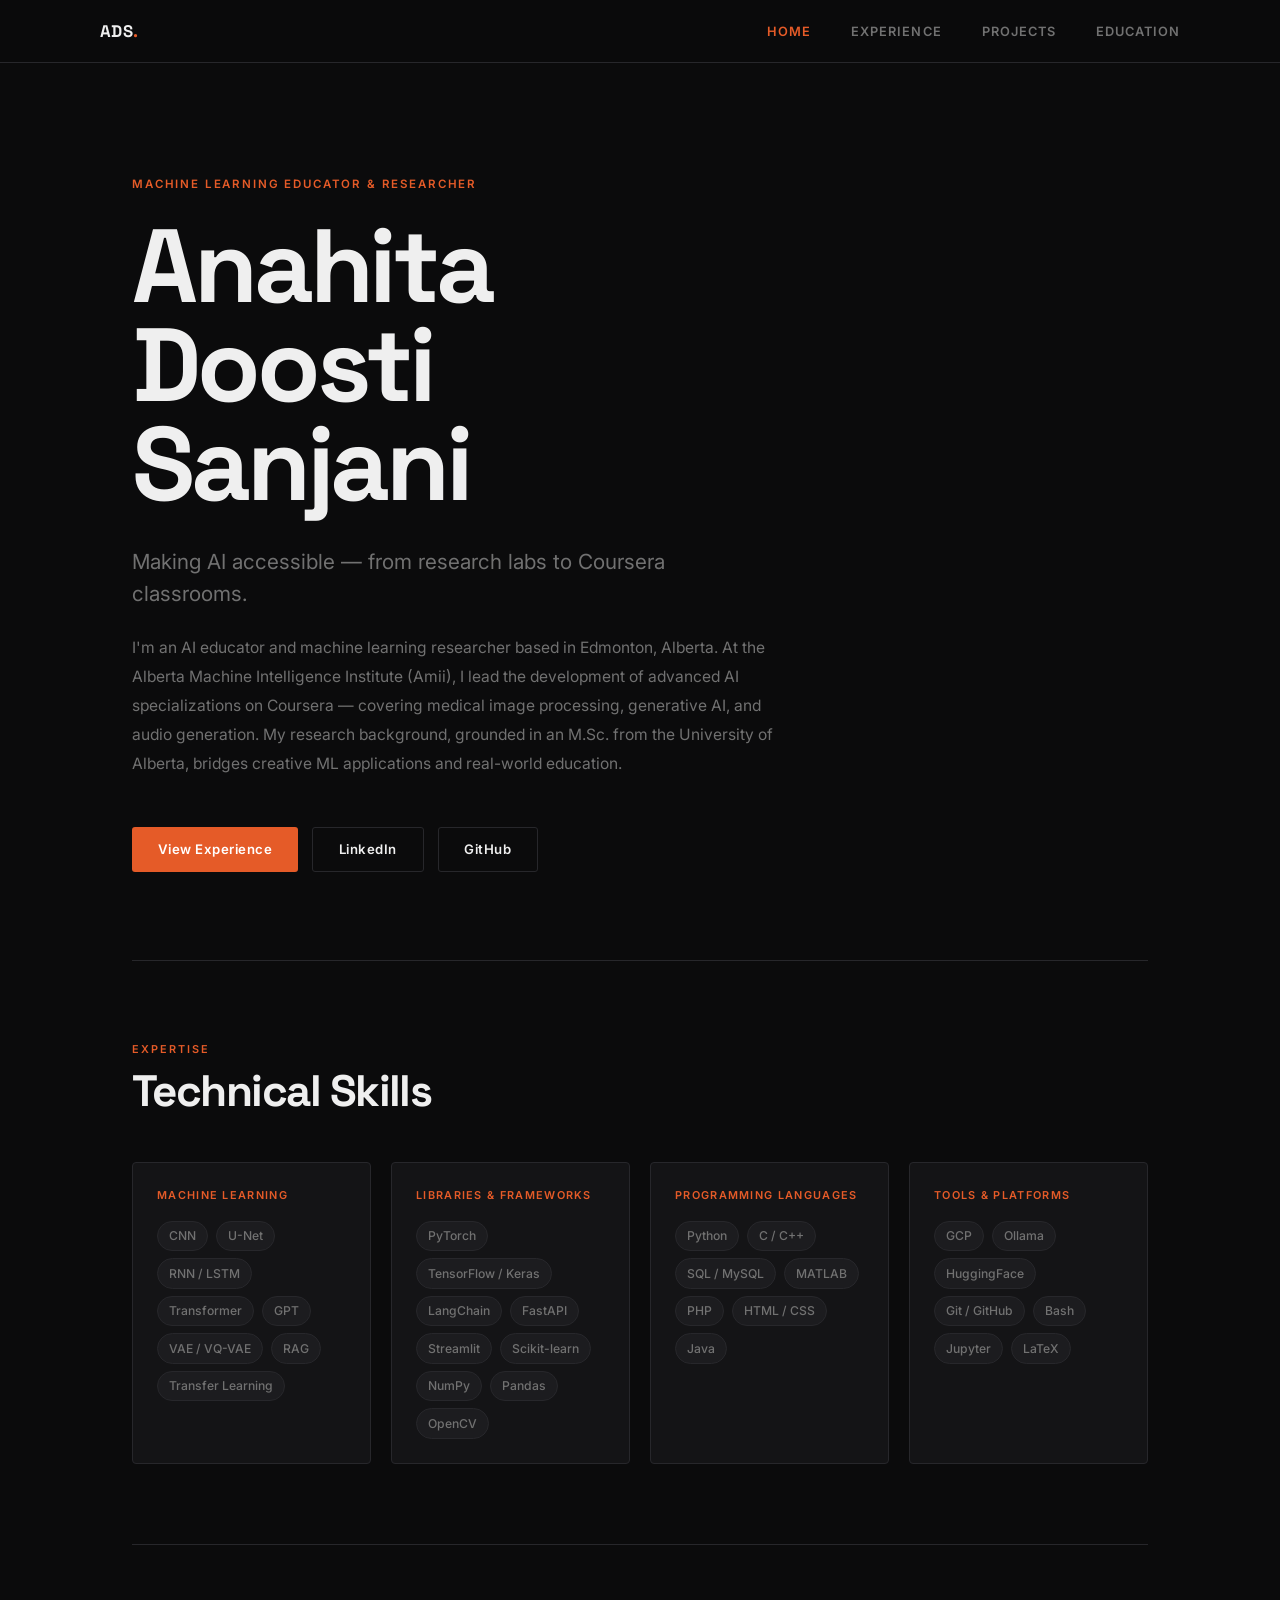
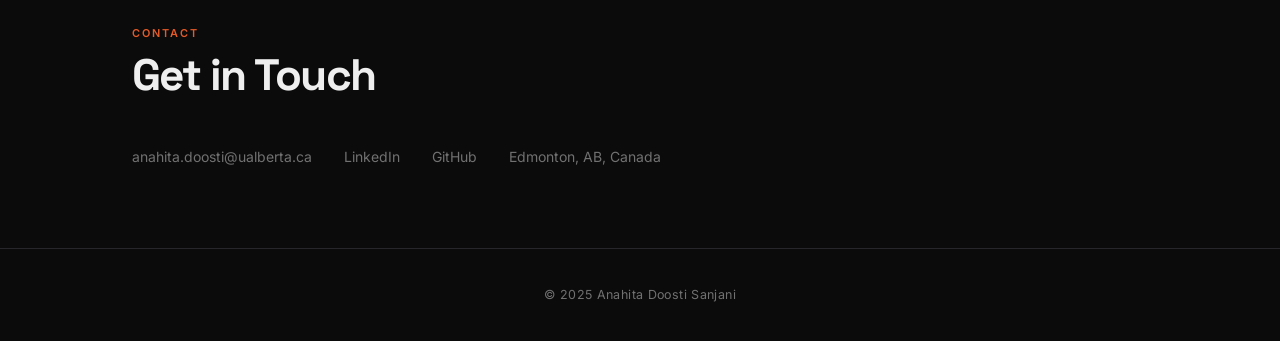
<file: index.html>
<!DOCTYPE html>
<html lang="en">
<head>
  <meta charset="UTF-8">
  <meta name="viewport" content="width=device-width, initial-scale=1.0">
  <title>Anahita Doosti Sanjani</title>
  <link rel="stylesheet" href="style.css">
</head>
<body>

<nav>
  <div class="nav-inner">
    <a href="index.html" class="nav-logo">ADS<span>.</span></a>
    <button class="nav-toggle" id="navToggle" aria-label="Toggle navigation">
      <span></span><span></span><span></span>
    </button>
    <ul class="nav-links" id="navLinks">
      <li><a href="index.html" class="active">Home</a></li>
      <li><a href="experience.html">Experience</a></li>
      <li><a href="projects.html">Projects</a></li>
      <li><a href="education.html">Education</a></li>
    </ul>
  </div>
</nav>

<main>
  <div class="container">

    <div class="hero">
      <p class="hero-label">Machine Learning Educator &amp; Researcher</p>
      <h1>Anahita<br>Doosti<br>Sanjani</h1>
      <p class="hero-tagline">Making AI accessible — from research labs to Coursera classrooms.</p>
      <p class="hero-bio">
        I'm an AI educator and machine learning researcher based in Edmonton, Alberta. At the Alberta Machine Intelligence Institute (Amii), I lead the development of advanced AI specializations on Coursera — covering medical image processing, generative AI, and audio generation. My research background, grounded in an M.Sc. from the University of Alberta, bridges creative ML applications and real-world education.
      </p>
      <div class="hero-links">
        <a href="experience.html" class="btn btn-primary">View Experience</a>
        <a href="https://ca.linkedin.com/in/anahita-doosti" target="_blank" rel="noopener" class="btn btn-outline">LinkedIn</a>
        <a href="https://github.com/anna1995d" target="_blank" rel="noopener" class="btn btn-outline">GitHub</a>
      </div>
    </div>

    <section>
      <p class="section-label">Expertise</p>
      <h2 class="section-title">Technical Skills</h2>
      <div class="skills-grid">
        <div class="skill-card">
          <h3>Machine Learning</h3>
          <div class="skill-tags">
            <span class="tag">CNN</span>
            <span class="tag">U-Net</span>
            <span class="tag">RNN / LSTM</span>
            <span class="tag">Transformer</span>
            <span class="tag">GPT</span>
            <span class="tag">VAE / VQ-VAE</span>
            <span class="tag">RAG</span>
            <span class="tag">Transfer Learning</span>
          </div>
        </div>
        <div class="skill-card">
          <h3>Libraries &amp; Frameworks</h3>
          <div class="skill-tags">
            <span class="tag">PyTorch</span>
            <span class="tag">TensorFlow / Keras</span>
            <span class="tag">LangChain</span>
            <span class="tag">FastAPI</span>
            <span class="tag">Streamlit</span>
            <span class="tag">Scikit-learn</span>
            <span class="tag">NumPy</span>
            <span class="tag">Pandas</span>
            <span class="tag">OpenCV</span>
          </div>
        </div>
        <div class="skill-card">
          <h3>Programming Languages</h3>
          <div class="skill-tags">
            <span class="tag">Python</span>
            <span class="tag">C / C++</span>
            <span class="tag">SQL / MySQL</span>
            <span class="tag">MATLAB</span>
            <span class="tag">PHP</span>
            <span class="tag">HTML / CSS</span>
            <span class="tag">Java</span>
          </div>
        </div>
        <div class="skill-card">
          <h3>Tools &amp; Platforms</h3>
          <div class="skill-tags">
            <span class="tag">GCP</span>
            <span class="tag">Ollama</span>
            <span class="tag">HuggingFace</span>
            <span class="tag">Git / GitHub</span>
            <span class="tag">Bash</span>
            <span class="tag">Jupyter</span>
            <span class="tag">LaTeX</span>
          </div>
        </div>
      </div>
    </section>

    <section>
      <p class="section-label">Contact</p>
      <h2 class="section-title">Get in Touch</h2>
      <div class="contact-row">
        <a href="mailto:anahita.doosti@ualberta.ca" class="contact-item">anahita.doosti@ualberta.ca</a>
        <a href="https://ca.linkedin.com/in/anahita-doosti" target="_blank" rel="noopener" class="contact-item">LinkedIn</a>
        <a href="https://github.com/anna1995d" target="_blank" rel="noopener" class="contact-item">GitHub</a>
        <span class="contact-item">Edmonton, AB, Canada</span>
      </div>
    </section>

  </div>
</main>

<footer>
  <div class="container">
    <p>&copy; 2025 Anahita Doosti Sanjani</p>
  </div>
</footer>

<script>
  document.getElementById('navToggle').addEventListener('click', function () {
    document.getElementById('navLinks').classList.toggle('open');
  });
</script>

</body>
</html>
</file>
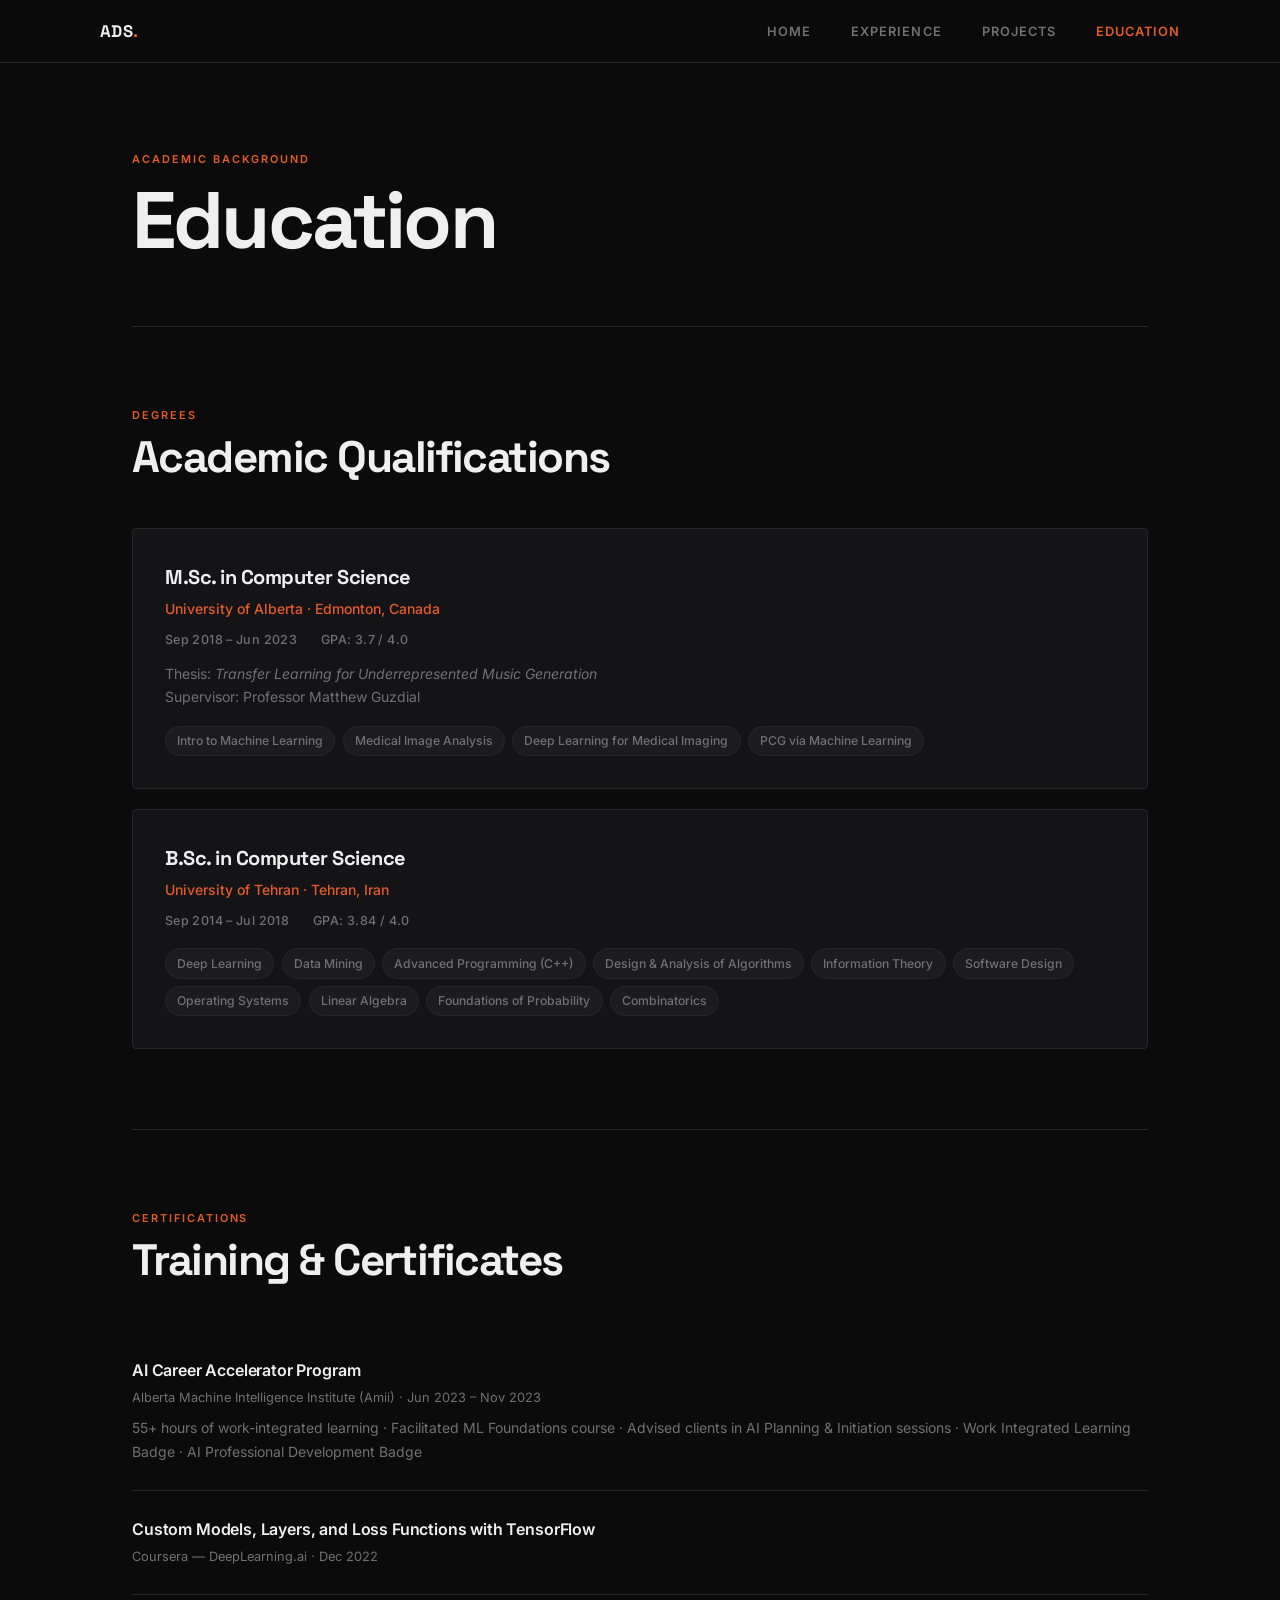
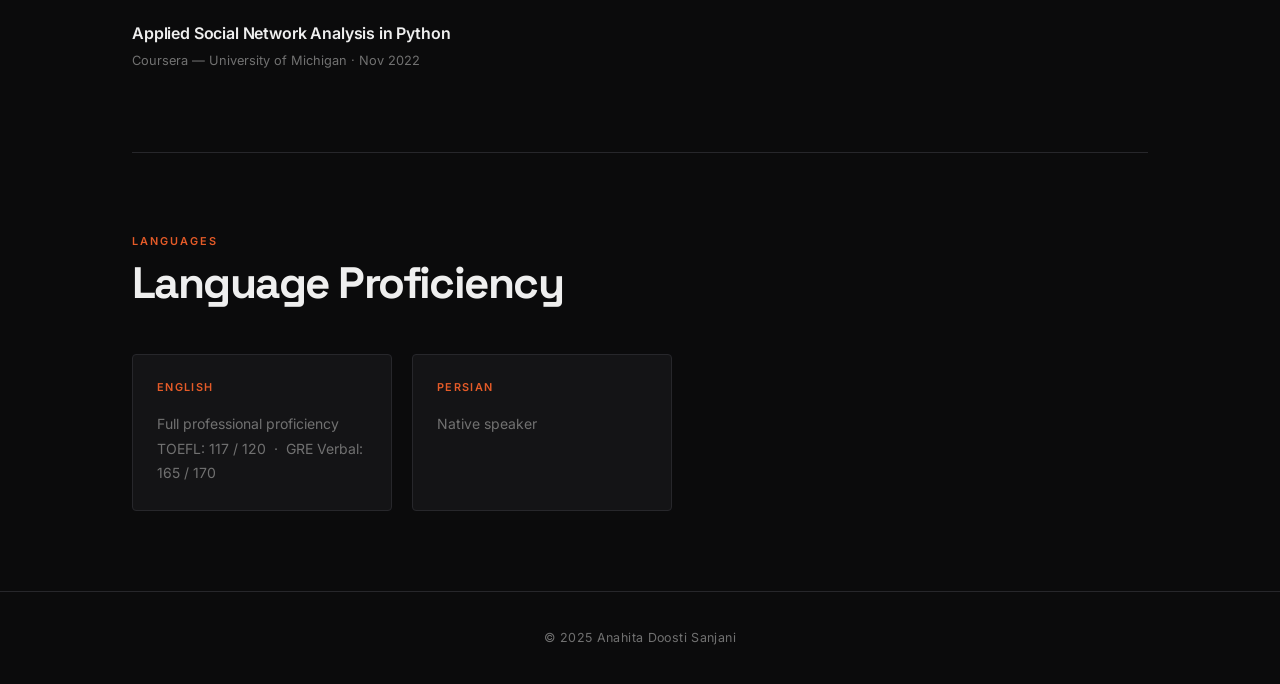
<file: education.html>
<!DOCTYPE html>
<html lang="en">
<head>
  <meta charset="UTF-8">
  <meta name="viewport" content="width=device-width, initial-scale=1.0">
  <title>Education — Anahita Doosti Sanjani</title>
  <link rel="stylesheet" href="style.css">
</head>
<body>

<nav>
  <div class="nav-inner">
    <a href="index.html" class="nav-logo">ADS<span>.</span></a>
    <button class="nav-toggle" id="navToggle" aria-label="Toggle navigation">
      <span></span><span></span><span></span>
    </button>
    <ul class="nav-links" id="navLinks">
      <li><a href="index.html">Home</a></li>
      <li><a href="experience.html">Experience</a></li>
      <li><a href="projects.html">Projects</a></li>
      <li><a href="education.html" class="active">Education</a></li>
    </ul>
  </div>
</nav>

<main>
  <div class="container">

    <div class="page-hero">
      <p class="section-label">Academic Background</p>
      <h1 class="section-title">Education</h1>
    </div>

    <section>
      <p class="section-label">Degrees</p>
      <h2 class="section-title">Academic Qualifications</h2>

      <div class="edu-entry">
        <div class="edu-degree">M.Sc. in Computer Science</div>
        <div class="edu-school">University of Alberta &middot; Edmonton, Canada</div>
        <div class="edu-meta">
          <span>Sep 2018 – Jun 2023</span>
          <span>GPA: 3.7 / 4.0</span>
        </div>
        <p class="edu-note">Thesis: <em>Transfer Learning for Underrepresented Music Generation</em><br>Supervisor: Professor Matthew Guzdial</p>
        <div class="skill-tags" style="margin-top: 1.1rem;">
          <span class="tag">Intro to Machine Learning</span>
          <span class="tag">Medical Image Analysis</span>
          <span class="tag">Deep Learning for Medical Imaging</span>
          <span class="tag">PCG via Machine Learning</span>
        </div>
      </div>

      <div class="edu-entry">
        <div class="edu-degree">B.Sc. in Computer Science</div>
        <div class="edu-school">University of Tehran &middot; Tehran, Iran</div>
        <div class="edu-meta">
          <span>Sep 2014 – Jul 2018</span>
          <span>GPA: 3.84 / 4.0</span>
        </div>
        <div class="skill-tags" style="margin-top: 1.1rem;">
          <span class="tag">Deep Learning</span>
          <span class="tag">Data Mining</span>
          <span class="tag">Advanced Programming (C++)</span>
          <span class="tag">Design &amp; Analysis of Algorithms</span>
          <span class="tag">Information Theory</span>
          <span class="tag">Software Design</span>
          <span class="tag">Operating Systems</span>
          <span class="tag">Linear Algebra</span>
          <span class="tag">Foundations of Probability</span>
          <span class="tag">Combinatorics</span>
        </div>
      </div>
    </section>

    <section>
      <p class="section-label">Certifications</p>
      <h2 class="section-title">Training &amp; Certificates</h2>

      <div class="cert-entry">
        <h3>AI Career Accelerator Program</h3>
        <p class="cert-meta">Alberta Machine Intelligence Institute (Amii) &middot; Jun 2023 – Nov 2023</p>
        <p style="font-size: 0.875rem; color: var(--text-muted); margin-top: 0.5rem; line-height: 1.7;">
          55+ hours of work-integrated learning &middot; Facilitated ML Foundations course &middot; Advised clients in AI Planning &amp; Initiation sessions &middot; Work Integrated Learning Badge &middot; AI Professional Development Badge
        </p>
      </div>

      <div class="cert-entry">
        <h3>Custom Models, Layers, and Loss Functions with TensorFlow</h3>
        <p class="cert-meta">Coursera — DeepLearning.ai &middot; Dec 2022</p>
      </div>

      <div class="cert-entry">
        <h3>Applied Social Network Analysis in Python</h3>
        <p class="cert-meta">Coursera — University of Michigan &middot; Nov 2022</p>
      </div>
    </section>

    <section>
      <p class="section-label">Languages</p>
      <h2 class="section-title">Language Proficiency</h2>
      <div class="skills-grid" style="max-width: 540px;">
        <div class="skill-card">
          <h3>English</h3>
          <p style="font-size: 0.875rem; color: var(--text-muted); line-height: 1.75;">
            Full professional proficiency<br>
            TOEFL: 117 / 120 &nbsp;&middot;&nbsp; GRE Verbal: 165 / 170
          </p>
        </div>
        <div class="skill-card">
          <h3>Persian</h3>
          <p style="font-size: 0.875rem; color: var(--text-muted); line-height: 1.75;">Native speaker</p>
        </div>
      </div>
    </section>

  </div>
</main>

<footer>
  <div class="container">
    <p>&copy; 2025 Anahita Doosti Sanjani</p>
  </div>
</footer>

<script>
  document.getElementById('navToggle').addEventListener('click', function () {
    document.getElementById('navLinks').classList.toggle('open');
  });
</script>

</body>
</html>
</file>
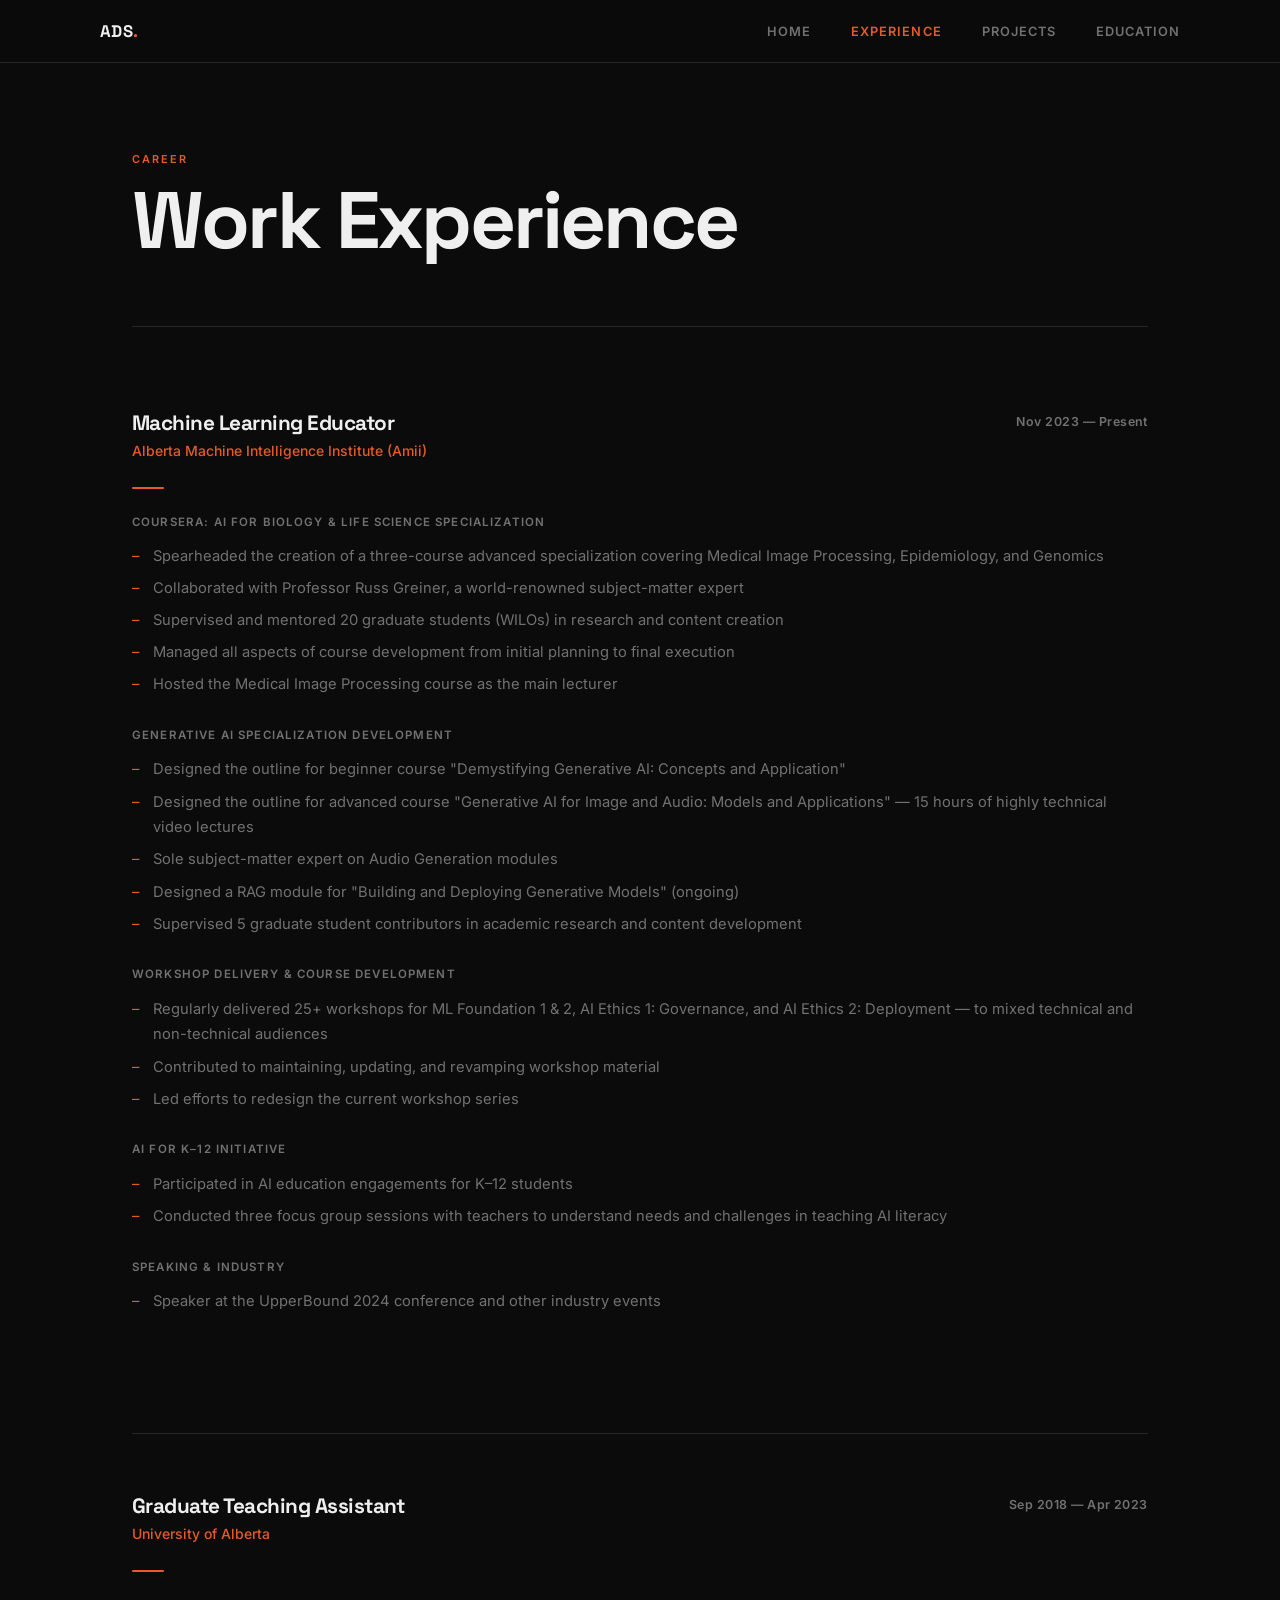
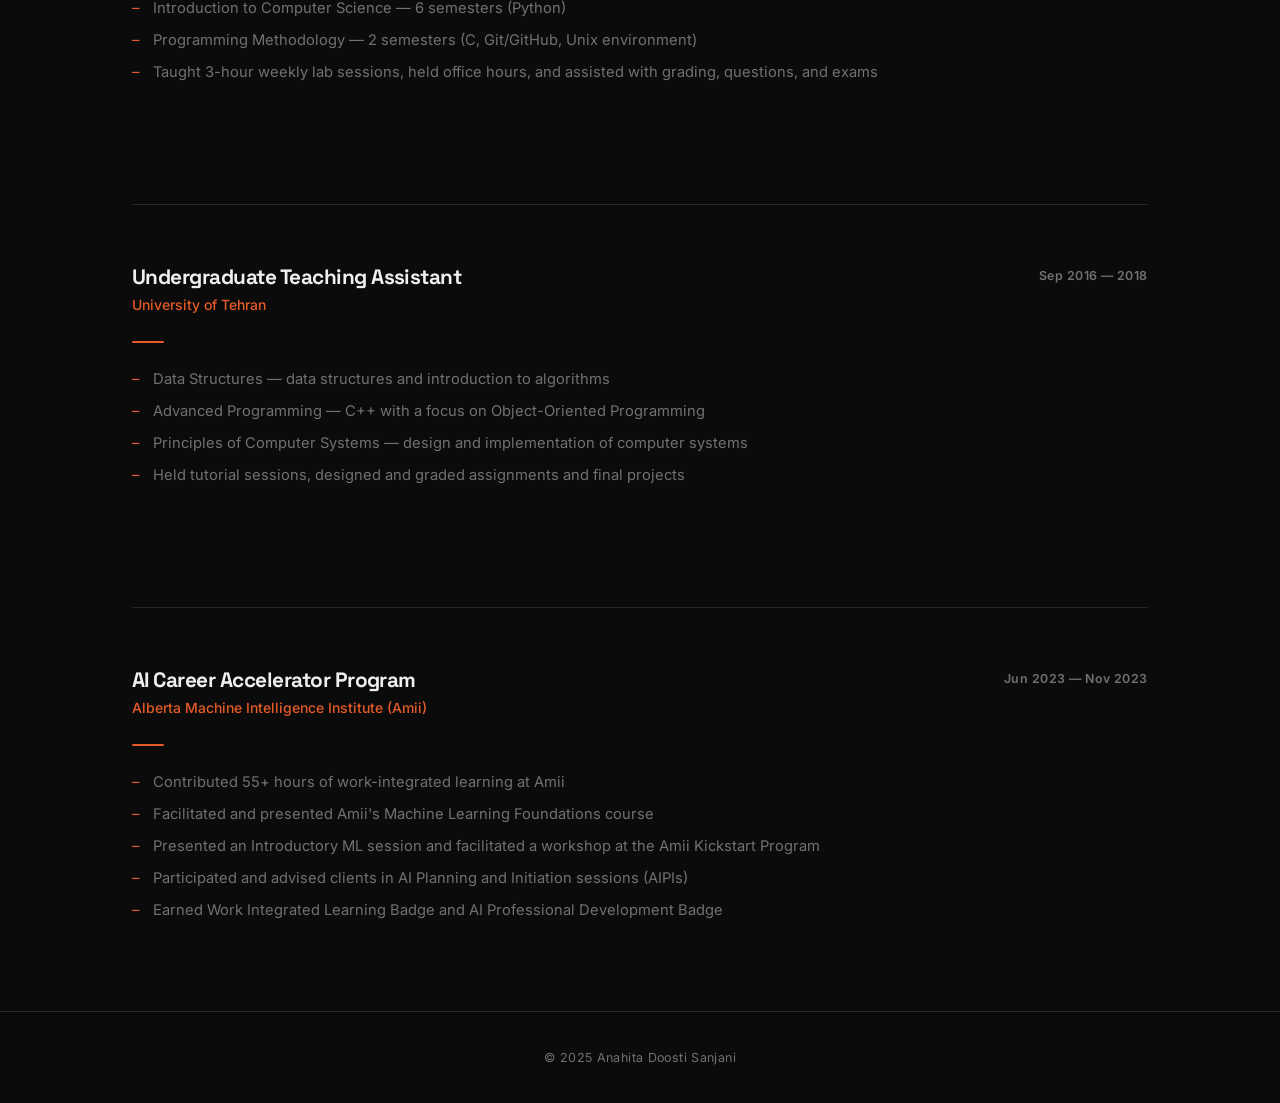
<file: experience.html>
<!DOCTYPE html>
<html lang="en">
<head>
  <meta charset="UTF-8">
  <meta name="viewport" content="width=device-width, initial-scale=1.0">
  <title>Experience — Anahita Doosti Sanjani</title>
  <link rel="stylesheet" href="style.css">
</head>
<body>

<nav>
  <div class="nav-inner">
    <a href="index.html" class="nav-logo">ADS<span>.</span></a>
    <button class="nav-toggle" id="navToggle" aria-label="Toggle navigation">
      <span></span><span></span><span></span>
    </button>
    <ul class="nav-links" id="navLinks">
      <li><a href="index.html">Home</a></li>
      <li><a href="experience.html" class="active">Experience</a></li>
      <li><a href="projects.html">Projects</a></li>
      <li><a href="education.html">Education</a></li>
    </ul>
  </div>
</nav>

<main>
  <div class="container">

    <div class="page-hero">
      <p class="section-label">Career</p>
      <h1 class="section-title">Work Experience</h1>
    </div>

    <section>

      <!-- Amii -->
      <div class="exp-entry">
        <div class="exp-header">
          <div>
            <div class="exp-role">Machine Learning Educator</div>
            <div class="exp-org">Alberta Machine Intelligence Institute (Amii)</div>
          </div>
          <div class="exp-date">Nov 2023 — Present</div>
        </div>
        <div class="exp-divider"></div>

        <div class="exp-sub">
          <h4>Coursera: AI for Biology &amp; Life Science Specialization</h4>
          <ul>
            <li>Spearheaded the creation of a three-course advanced specialization covering Medical Image Processing, Epidemiology, and Genomics</li>
            <li>Collaborated with Professor Russ Greiner, a world-renowned subject-matter expert</li>
            <li>Supervised and mentored 20 graduate students (WILOs) in research and content creation</li>
            <li>Managed all aspects of course development from initial planning to final execution</li>
            <li>Hosted the Medical Image Processing course as the main lecturer</li>
          </ul>
        </div>

        <div class="exp-sub">
          <h4>Generative AI Specialization Development</h4>
          <ul>
            <li>Designed the outline for beginner course "Demystifying Generative AI: Concepts and Application"</li>
            <li>Designed the outline for advanced course "Generative AI for Image and Audio: Models and Applications" — 15 hours of highly technical video lectures</li>
            <li>Sole subject-matter expert on Audio Generation modules</li>
            <li>Designed a RAG module for "Building and Deploying Generative Models" (ongoing)</li>
            <li>Supervised 5 graduate student contributors in academic research and content development</li>
          </ul>
        </div>

        <div class="exp-sub">
          <h4>Workshop Delivery &amp; Course Development</h4>
          <ul>
            <li>Regularly delivered 25+ workshops for ML Foundation 1 &amp; 2, AI Ethics 1: Governance, and AI Ethics 2: Deployment — to mixed technical and non-technical audiences</li>
            <li>Contributed to maintaining, updating, and revamping workshop material</li>
            <li>Led efforts to redesign the current workshop series</li>
          </ul>
        </div>

        <div class="exp-sub">
          <h4>AI for K–12 Initiative</h4>
          <ul>
            <li>Participated in AI education engagements for K–12 students</li>
            <li>Conducted three focus group sessions with teachers to understand needs and challenges in teaching AI literacy</li>
          </ul>
        </div>

        <div class="exp-sub">
          <h4>Speaking &amp; Industry</h4>
          <ul>
            <li>Speaker at the UpperBound 2024 conference and other industry events</li>
          </ul>
        </div>
      </div>

      <hr class="exp-separator">

      <!-- UAlberta TA -->
      <div class="exp-entry">
        <div class="exp-header">
          <div>
            <div class="exp-role">Graduate Teaching Assistant</div>
            <div class="exp-org">University of Alberta</div>
          </div>
          <div class="exp-date">Sep 2018 — Apr 2023</div>
        </div>
        <div class="exp-divider"></div>

        <div class="exp-sub">
          <ul>
            <li>Introduction to Computer Science — 6 semesters (Python)</li>
            <li>Programming Methodology — 2 semesters (C, Git/GitHub, Unix environment)</li>
            <li>Taught 3-hour weekly lab sessions, held office hours, and assisted with grading, questions, and exams</li>
          </ul>
        </div>
      </div>

      <hr class="exp-separator">

      <!-- UofT TA -->
      <div class="exp-entry">
        <div class="exp-header">
          <div>
            <div class="exp-role">Undergraduate Teaching Assistant</div>
            <div class="exp-org">University of Tehran</div>
          </div>
          <div class="exp-date">Sep 2016 — 2018</div>
        </div>
        <div class="exp-divider"></div>

        <div class="exp-sub">
          <ul>
            <li>Data Structures — data structures and introduction to algorithms</li>
            <li>Advanced Programming — C++ with a focus on Object-Oriented Programming</li>
            <li>Principles of Computer Systems — design and implementation of computer systems</li>
            <li>Held tutorial sessions, designed and graded assignments and final projects</li>
          </ul>
        </div>
      </div>

      <hr class="exp-separator">

      <!-- AI Career Accelerator -->
      <div class="exp-entry">
        <div class="exp-header">
          <div>
            <div class="exp-role">AI Career Accelerator Program</div>
            <div class="exp-org">Alberta Machine Intelligence Institute (Amii)</div>
          </div>
          <div class="exp-date">Jun 2023 — Nov 2023</div>
        </div>
        <div class="exp-divider"></div>

        <div class="exp-sub">
          <ul>
            <li>Contributed 55+ hours of work-integrated learning at Amii</li>
            <li>Facilitated and presented Amii's Machine Learning Foundations course</li>
            <li>Presented an Introductory ML session and facilitated a workshop at the Amii Kickstart Program</li>
            <li>Participated and advised clients in AI Planning and Initiation sessions (AIPIs)</li>
            <li>Earned Work Integrated Learning Badge and AI Professional Development Badge</li>
          </ul>
        </div>
      </div>

    </section>
  </div>
</main>

<footer>
  <div class="container">
    <p>&copy; 2025 Anahita Doosti Sanjani</p>
  </div>
</footer>

<script>
  document.getElementById('navToggle').addEventListener('click', function () {
    document.getElementById('navLinks').classList.toggle('open');
  });
</script>

</body>
</html>
</file>
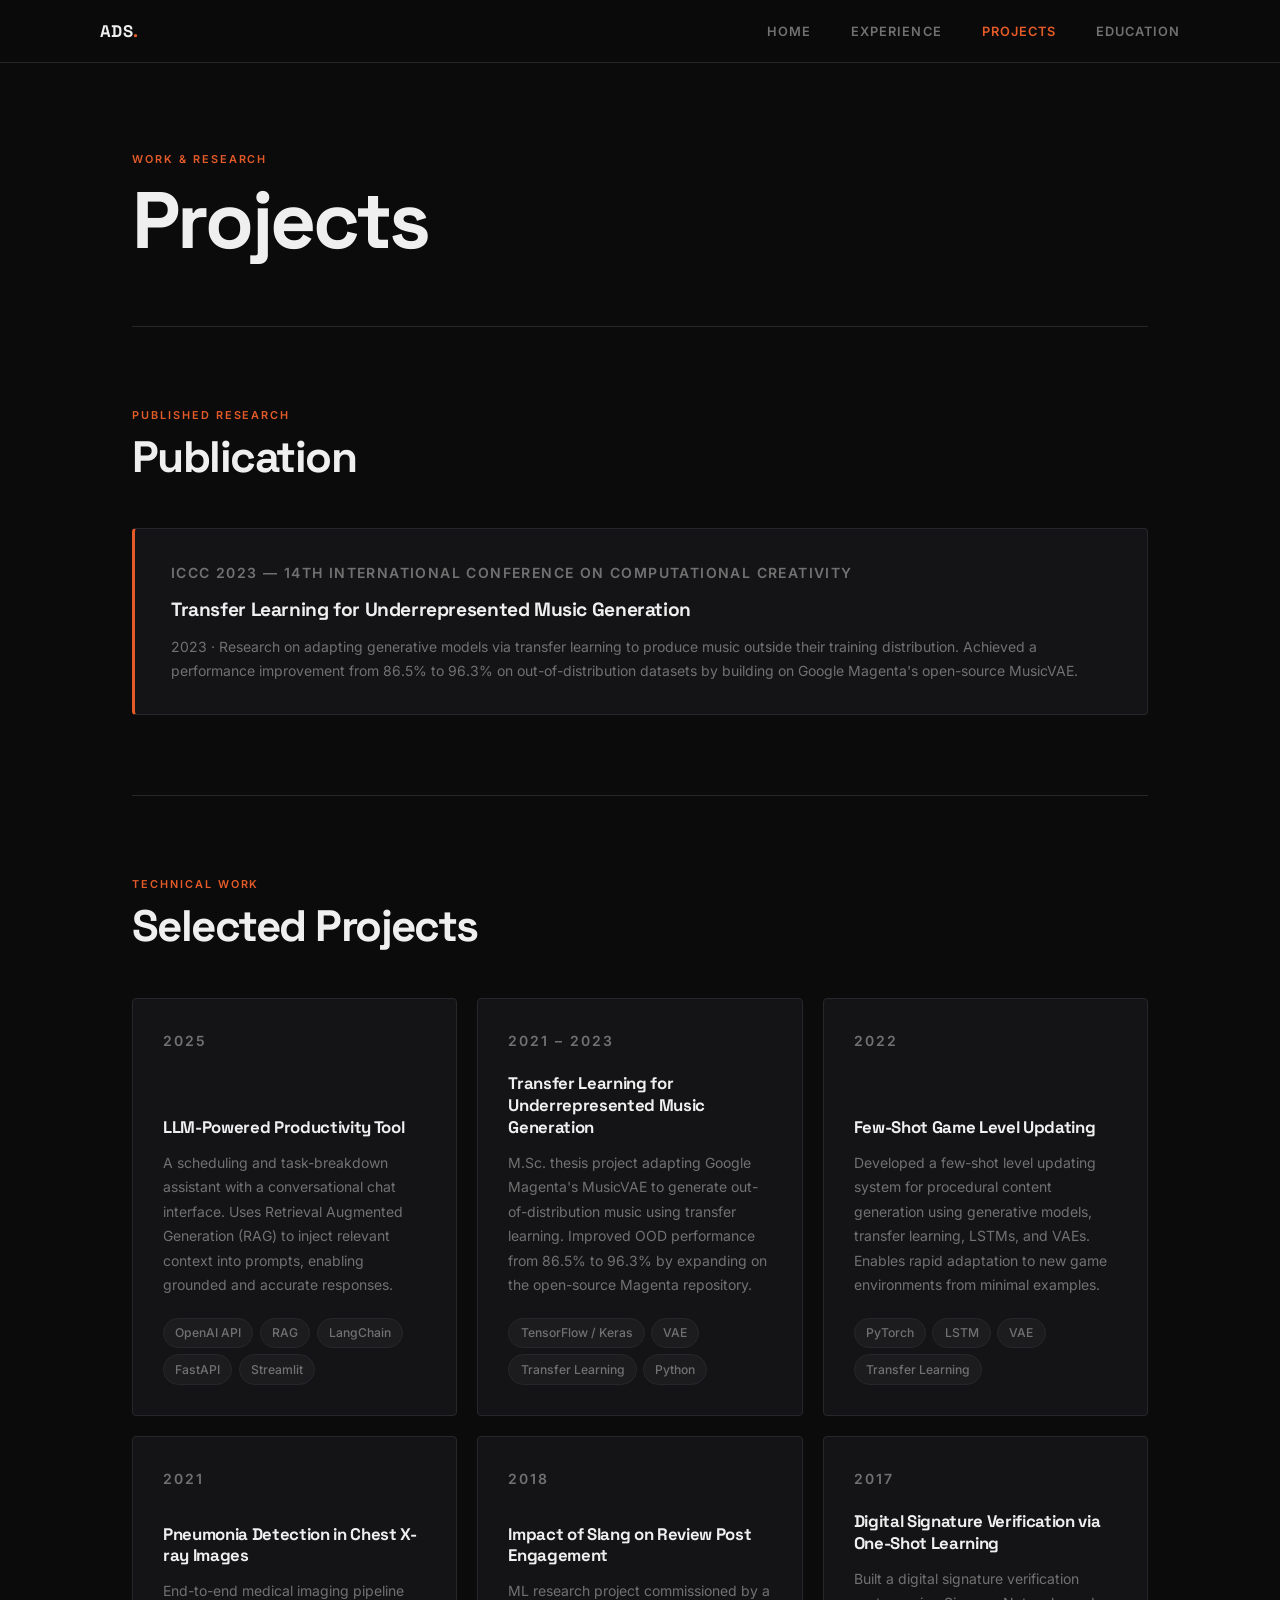
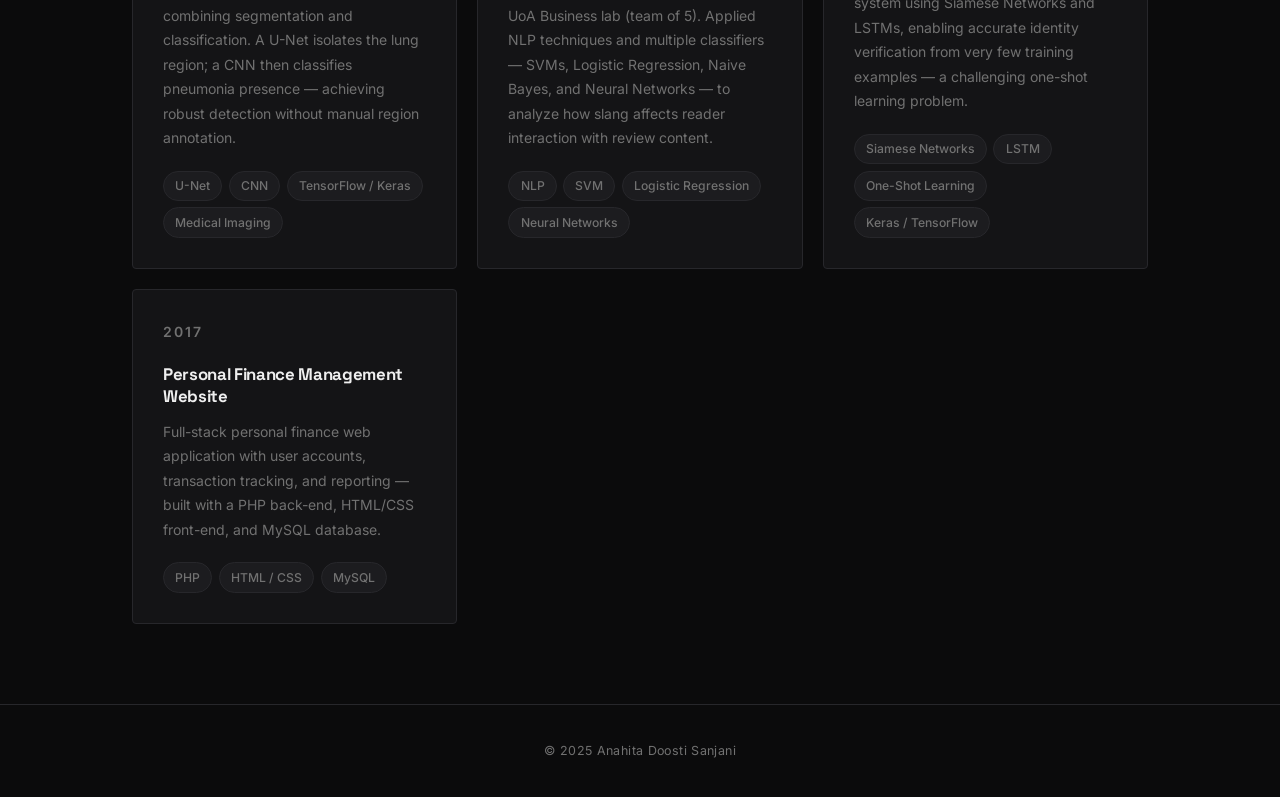
<file: projects.html>
<!DOCTYPE html>
<html lang="en">
<head>
  <meta charset="UTF-8">
  <meta name="viewport" content="width=device-width, initial-scale=1.0">
  <title>Projects — Anahita Doosti Sanjani</title>
  <link rel="stylesheet" href="style.css">
</head>
<body>

<nav>
  <div class="nav-inner">
    <a href="index.html" class="nav-logo">ADS<span>.</span></a>
    <button class="nav-toggle" id="navToggle" aria-label="Toggle navigation">
      <span></span><span></span><span></span>
    </button>
    <ul class="nav-links" id="navLinks">
      <li><a href="index.html">Home</a></li>
      <li><a href="experience.html">Experience</a></li>
      <li><a href="projects.html" class="active">Projects</a></li>
      <li><a href="education.html">Education</a></li>
    </ul>
  </div>
</nav>

<main>
  <div class="container">

    <div class="page-hero">
      <p class="section-label">Work &amp; Research</p>
      <h1 class="section-title">Projects</h1>
    </div>

    <section>
      <p class="section-label">Published Research</p>
      <h2 class="section-title">Publication</h2>
      <div class="pub-card">
        <p class="pub-venue">ICCC 2023 — 14th International Conference on Computational Creativity</p>
        <h3>Transfer Learning for Underrepresented Music Generation</h3>
        <p>2023 &middot; Research on adapting generative models via transfer learning to produce music outside their training distribution. Achieved a performance improvement from 86.5% to 96.3% on out-of-distribution datasets by building on Google Magenta's open-source MusicVAE.</p>
      </div>
    </section>

    <section>
      <p class="section-label">Technical Work</p>
      <h2 class="section-title">Selected Projects</h2>
      <div class="projects-grid">

        <div class="project-card">
          <p class="project-year">2025</p>
          <h3>LLM-Powered Productivity Tool</h3>
          <p>A scheduling and task-breakdown assistant with a conversational chat interface. Uses Retrieval Augmented Generation (RAG) to inject relevant context into prompts, enabling grounded and accurate responses.</p>
          <div class="project-tags">
            <span class="tag">OpenAI API</span>
            <span class="tag">RAG</span>
            <span class="tag">LangChain</span>
            <span class="tag">FastAPI</span>
            <span class="tag">Streamlit</span>
          </div>
        </div>

        <div class="project-card">
          <p class="project-year">2021 – 2023</p>
          <h3>Transfer Learning for Underrepresented Music Generation</h3>
          <p>M.Sc. thesis project adapting Google Magenta's MusicVAE to generate out-of-distribution music using transfer learning. Improved OOD performance from 86.5% to 96.3% by expanding on the open-source Magenta repository.</p>
          <div class="project-tags">
            <span class="tag">TensorFlow / Keras</span>
            <span class="tag">VAE</span>
            <span class="tag">Transfer Learning</span>
            <span class="tag">Python</span>
          </div>
        </div>

        <div class="project-card">
          <p class="project-year">2022</p>
          <h3>Few-Shot Game Level Updating</h3>
          <p>Developed a few-shot level updating system for procedural content generation using generative models, transfer learning, LSTMs, and VAEs. Enables rapid adaptation to new game environments from minimal examples.</p>
          <div class="project-tags">
            <span class="tag">PyTorch</span>
            <span class="tag">LSTM</span>
            <span class="tag">VAE</span>
            <span class="tag">Transfer Learning</span>
          </div>
        </div>

        <div class="project-card">
          <p class="project-year">2021</p>
          <h3>Pneumonia Detection in Chest X-ray Images</h3>
          <p>End-to-end medical imaging pipeline combining segmentation and classification. A U-Net isolates the lung region; a CNN then classifies pneumonia presence — achieving robust detection without manual region annotation.</p>
          <div class="project-tags">
            <span class="tag">U-Net</span>
            <span class="tag">CNN</span>
            <span class="tag">TensorFlow / Keras</span>
            <span class="tag">Medical Imaging</span>
          </div>
        </div>

        <div class="project-card">
          <p class="project-year">2018</p>
          <h3>Impact of Slang on Review Post Engagement</h3>
          <p>ML research project commissioned by a UoA Business lab (team of 5). Applied NLP techniques and multiple classifiers — SVMs, Logistic Regression, Naive Bayes, and Neural Networks — to analyze how slang affects reader interaction with review content.</p>
          <div class="project-tags">
            <span class="tag">NLP</span>
            <span class="tag">SVM</span>
            <span class="tag">Logistic Regression</span>
            <span class="tag">Neural Networks</span>
          </div>
        </div>

        <div class="project-card">
          <p class="project-year">2017</p>
          <h3>Digital Signature Verification via One-Shot Learning</h3>
          <p>Built a digital signature verification system using Siamese Networks and LSTMs, enabling accurate identity verification from very few training examples — a challenging one-shot learning problem.</p>
          <div class="project-tags">
            <span class="tag">Siamese Networks</span>
            <span class="tag">LSTM</span>
            <span class="tag">One-Shot Learning</span>
            <span class="tag">Keras / TensorFlow</span>
          </div>
        </div>

        <div class="project-card">
          <p class="project-year">2017</p>
          <h3>Personal Finance Management Website</h3>
          <p>Full-stack personal finance web application with user accounts, transaction tracking, and reporting — built with a PHP back-end, HTML/CSS front-end, and MySQL database.</p>
          <div class="project-tags">
            <span class="tag">PHP</span>
            <span class="tag">HTML / CSS</span>
            <span class="tag">MySQL</span>
          </div>
        </div>

      </div>
    </section>

  </div>
</main>

<footer>
  <div class="container">
    <p>&copy; 2025 Anahita Doosti Sanjani</p>
  </div>
</footer>

<script>
  document.getElementById('navToggle').addEventListener('click', function () {
    document.getElementById('navLinks').classList.toggle('open');
  });
</script>

</body>
</html>
</file>
<file: style.css>
@import url('https://fonts.googleapis.com/css2?family=Inter:wght@300;400;500;600;700&family=Space+Grotesk:wght@400;500;600;700&display=swap');

*, *::before, *::after {
  box-sizing: border-box;
  margin: 0;
  padding: 0;
}

:root {
  --bg: #0b0b0c;
  --surface: #141416;
  --surface-2: #1c1c1f;
  --border: #27272b;
  --text: #efefef;
  --text-muted: #717171;
  --accent: #e55b28;
  --accent-dim: rgba(229, 91, 40, 0.1);
  --max-width: 1080px;
}

html { scroll-behavior: smooth; }

body {
  font-family: 'Inter', sans-serif;
  background-color: var(--bg);
  color: var(--text);
  line-height: 1.6;
  font-size: 16px;
  -webkit-font-smoothing: antialiased;
}

/* ── NAV ── */
nav {
  position: sticky;
  top: 0;
  z-index: 100;
  background: rgba(11, 11, 12, 0.88);
  backdrop-filter: blur(14px);
  -webkit-backdrop-filter: blur(14px);
  border-bottom: 1px solid var(--border);
  padding: 0 2rem;
}

.nav-inner {
  max-width: var(--max-width);
  margin: 0 auto;
  display: flex;
  align-items: center;
  justify-content: space-between;
  height: 62px;
}

.nav-logo {
  font-family: 'Space Grotesk', sans-serif;
  font-weight: 700;
  font-size: 1.05rem;
  color: var(--text);
  text-decoration: none;
  letter-spacing: 0.02em;
}

.nav-logo span { color: var(--accent); }

.nav-links {
  display: flex;
  gap: 2.5rem;
  list-style: none;
}

.nav-links a {
  color: var(--text-muted);
  text-decoration: none;
  font-size: 0.8rem;
  font-weight: 600;
  letter-spacing: 0.08em;
  text-transform: uppercase;
  transition: color 0.2s;
}

.nav-links a:hover { color: var(--text); }
.nav-links a.active { color: var(--accent); }

.nav-toggle {
  display: none;
  background: none;
  border: none;
  cursor: pointer;
  flex-direction: column;
  gap: 5px;
  padding: 6px;
}

.nav-toggle span {
  display: block;
  width: 22px;
  height: 2px;
  background: var(--text);
  border-radius: 2px;
  transition: 0.25s;
}

/* ── LAYOUT ── */
.container {
  max-width: var(--max-width);
  margin: 0 auto;
  padding: 0 2rem;
}

/* ── HERO ── */
.hero {
  padding: 7rem 0 5.5rem;
  border-bottom: 1px solid var(--border);
}

.hero-label {
  font-size: 0.72rem;
  font-weight: 600;
  letter-spacing: 0.16em;
  text-transform: uppercase;
  color: var(--accent);
  margin-bottom: 1.5rem;
}

.hero h1 {
  font-family: 'Space Grotesk', sans-serif;
  font-size: clamp(3.2rem, 9vw, 6.5rem);
  font-weight: 700;
  line-height: 0.95;
  letter-spacing: -0.04em;
  margin-bottom: 2rem;
  color: var(--text);
}

.hero-tagline {
  font-size: clamp(1.05rem, 2.5vw, 1.3rem);
  color: var(--text-muted);
  max-width: 560px;
  margin-bottom: 1.5rem;
  line-height: 1.55;
  font-weight: 400;
}

.hero-bio {
  font-size: 0.975rem;
  color: var(--text-muted);
  max-width: 660px;
  line-height: 1.85;
  margin-bottom: 3rem;
}

.hero-links {
  display: flex;
  gap: 0.875rem;
  flex-wrap: wrap;
}

/* ── BUTTONS ── */
.btn {
  display: inline-flex;
  align-items: center;
  padding: 0.7rem 1.6rem;
  border-radius: 3px;
  font-size: 0.825rem;
  font-weight: 600;
  letter-spacing: 0.04em;
  text-decoration: none;
  transition: all 0.18s ease;
  cursor: pointer;
  border: none;
  white-space: nowrap;
}

.btn-primary {
  background: var(--accent);
  color: #fff;
}

.btn-primary:hover {
  background: #cf4e1e;
  transform: translateY(-1px);
}

.btn-outline {
  background: transparent;
  color: var(--text);
  border: 1px solid var(--border);
}

.btn-outline:hover {
  border-color: var(--text-muted);
  transform: translateY(-1px);
}

/* ── SECTION ── */
section {
  padding: 5rem 0;
  border-bottom: 1px solid var(--border);
}

section:last-child { border-bottom: none; }

.section-label {
  font-size: 0.68rem;
  font-weight: 600;
  letter-spacing: 0.18em;
  text-transform: uppercase;
  color: var(--accent);
  margin-bottom: 0.6rem;
}

.section-title {
  font-family: 'Space Grotesk', sans-serif;
  font-size: clamp(1.9rem, 4vw, 2.75rem);
  font-weight: 700;
  letter-spacing: -0.035em;
  line-height: 1.05;
  margin-bottom: 3rem;
  color: var(--text);
}

.page-hero {
  padding: 5.5rem 0 4rem;
  border-bottom: 1px solid var(--border);
}

.page-hero .section-title {
  font-size: clamp(2.8rem, 7vw, 5rem);
  margin-bottom: 0;
}

/* ── SKILLS GRID ── */
.skills-grid {
  display: grid;
  grid-template-columns: repeat(auto-fit, minmax(230px, 1fr));
  gap: 1.25rem;
}

.skill-card {
  background: var(--surface);
  border: 1px solid var(--border);
  border-radius: 4px;
  padding: 1.5rem;
}

.skill-card h3 {
  font-size: 0.68rem;
  font-weight: 600;
  letter-spacing: 0.12em;
  text-transform: uppercase;
  color: var(--accent);
  margin-bottom: 1rem;
}

.skill-tags {
  display: flex;
  flex-wrap: wrap;
  gap: 0.45rem;
}

.tag {
  font-size: 0.76rem;
  font-weight: 500;
  padding: 0.28rem 0.7rem;
  background: var(--surface-2);
  border: 1px solid var(--border);
  border-radius: 100px;
  color: var(--text-muted);
}

/* ── EXPERIENCE ── */
.exp-entry { padding-bottom: 3.5rem; }
.exp-entry:last-child { padding-bottom: 0; }

.exp-header {
  display: flex;
  justify-content: space-between;
  align-items: flex-start;
  gap: 1rem;
  flex-wrap: wrap;
  margin-bottom: 0.4rem;
}

.exp-role {
  font-family: 'Space Grotesk', sans-serif;
  font-size: 1.3rem;
  font-weight: 700;
  color: var(--text);
  letter-spacing: -0.025em;
}

.exp-org {
  font-size: 0.875rem;
  color: var(--accent);
  font-weight: 500;
  margin-bottom: 0.4rem;
}

.exp-date {
  font-size: 0.775rem;
  font-weight: 600;
  color: var(--text-muted);
  white-space: nowrap;
  letter-spacing: 0.04em;
  padding-top: 0.3rem;
}

.exp-divider {
  width: 2rem;
  height: 2px;
  background: var(--accent);
  margin: 1.1rem 0 1.5rem;
  border-radius: 2px;
}

.exp-sub { margin-bottom: 1.75rem; }
.exp-sub:last-child { margin-bottom: 0; }

.exp-sub h4 {
  font-size: 0.72rem;
  font-weight: 600;
  letter-spacing: 0.1em;
  text-transform: uppercase;
  color: var(--text-muted);
  margin-bottom: 0.8rem;
}

.exp-sub ul { list-style: none; padding: 0; }

.exp-sub ul li {
  position: relative;
  padding-left: 1.3rem;
  font-size: 0.92rem;
  color: var(--text-muted);
  line-height: 1.75;
  margin-bottom: 0.4rem;
}

.exp-sub ul li::before {
  content: '–';
  position: absolute;
  left: 0;
  color: var(--accent);
  top: 0;
}

.exp-separator {
  border: none;
  border-top: 1px solid var(--border);
  margin: 3.5rem 0;
}

/* ── PROJECTS ── */
.projects-grid {
  display: grid;
  grid-template-columns: repeat(auto-fill, minmax(310px, 1fr));
  gap: 1.25rem;
}

.project-card {
  background: var(--surface);
  border: 1px solid var(--border);
  border-radius: 4px;
  padding: 1.875rem;
  transition: border-color 0.2s, transform 0.2s;
  display: flex;
  flex-direction: column;
}

.project-card:hover {
  border-color: rgba(229, 91, 40, 0.5);
  transform: translateY(-3px);
}

.project-year {
  font-size: 0.68rem;
  font-weight: 600;
  letter-spacing: 0.14em;
  text-transform: uppercase;
  color: var(--accent);
  margin-bottom: 0.75rem;
}

.project-card h3 {
  font-family: 'Space Grotesk', sans-serif;
  font-size: 1.05rem;
  font-weight: 700;
  color: var(--text);
  margin-bottom: 0.75rem;
  letter-spacing: -0.02em;
  line-height: 1.3;
}

.project-card p {
  font-size: 0.875rem;
  color: var(--text-muted);
  line-height: 1.75;
  margin-bottom: 1.25rem;
  flex: 1;
}

.project-tags { display: flex; flex-wrap: wrap; gap: 0.4rem; }

/* ── PUBLICATION ── */
.pub-card {
  background: var(--surface);
  border: 1px solid var(--border);
  border-left: 3px solid var(--accent);
  border-radius: 4px;
  padding: 2rem 2rem 2rem 2.25rem;
}

.pub-venue {
  font-size: 0.72rem;
  font-weight: 600;
  letter-spacing: 0.1em;
  text-transform: uppercase;
  color: var(--accent);
  margin-bottom: 0.6rem;
}

.pub-card h3 {
  font-family: 'Space Grotesk', sans-serif;
  font-size: 1.2rem;
  font-weight: 700;
  color: var(--text);
  margin-bottom: 0.6rem;
  letter-spacing: -0.02em;
}

.pub-card p {
  font-size: 0.875rem;
  color: var(--text-muted);
  line-height: 1.7;
}

/* ── EDUCATION ── */
.edu-entry {
  background: var(--surface);
  border: 1px solid var(--border);
  border-radius: 4px;
  padding: 2rem;
  margin-bottom: 1.25rem;
}

.edu-entry:last-child { margin-bottom: 0; }

.edu-degree {
  font-family: 'Space Grotesk', sans-serif;
  font-size: 1.25rem;
  font-weight: 700;
  color: var(--text);
  letter-spacing: -0.025em;
  margin-bottom: 0.3rem;
}

.edu-school {
  font-size: 0.875rem;
  color: var(--accent);
  font-weight: 500;
  margin-bottom: 0.6rem;
}

.edu-meta {
  display: flex;
  gap: 1.5rem;
  flex-wrap: wrap;
  margin-bottom: 0.75rem;
}

.edu-meta span {
  font-size: 0.78rem;
  color: var(--text-muted);
  font-weight: 500;
  letter-spacing: 0.03em;
}

.edu-note {
  font-size: 0.875rem;
  color: var(--text-muted);
  line-height: 1.65;
  margin-top: 0.4rem;
}

/* ── CERTIFICATES ── */
.cert-entry {
  border-bottom: 1px solid var(--border);
  padding: 1.625rem 0;
}

.cert-entry:first-child { padding-top: 0; }
.cert-entry:last-child { border-bottom: none; padding-bottom: 0; }

.cert-entry h3 {
  font-size: 1rem;
  font-weight: 600;
  color: var(--text);
  margin-bottom: 0.3rem;
  letter-spacing: -0.01em;
}

.cert-meta {
  font-size: 0.8rem;
  color: var(--text-muted);
}

/* ── CONTACT ── */
.contact-row {
  display: flex;
  flex-wrap: wrap;
  gap: 0.75rem 2rem;
  align-items: center;
}

.contact-item {
  display: flex;
  align-items: center;
  font-size: 0.875rem;
  color: var(--text-muted);
  text-decoration: none;
  transition: color 0.2s;
}

a.contact-item:hover { color: var(--accent); }

/* ── FOOTER ── */
footer {
  border-top: 1px solid var(--border);
  padding: 2.25rem 0;
  text-align: center;
}

footer p {
  font-size: 0.78rem;
  color: var(--text-muted);
  letter-spacing: 0.03em;
}

/* ── RESPONSIVE ── */
@media (max-width: 720px) {
  .nav-links {
    display: none;
    flex-direction: column;
    position: absolute;
    top: 62px;
    left: 0;
    right: 0;
    background: var(--bg);
    border-bottom: 1px solid var(--border);
    padding: 1.5rem 2rem;
    gap: 1.25rem;
  }

  .nav-links.open { display: flex; }
  .nav-toggle { display: flex; }

  .hero { padding: 4.5rem 0 4rem; }
  .page-hero { padding: 4rem 0 3rem; }

  .exp-header { flex-direction: column; }

  .projects-grid { grid-template-columns: 1fr; }
  .skills-grid { grid-template-columns: 1fr; }

  .edu-meta { flex-direction: column; gap: 0.3rem; }

  .contact-row { gap: 0.75rem 1.25rem; }
}
</file>
